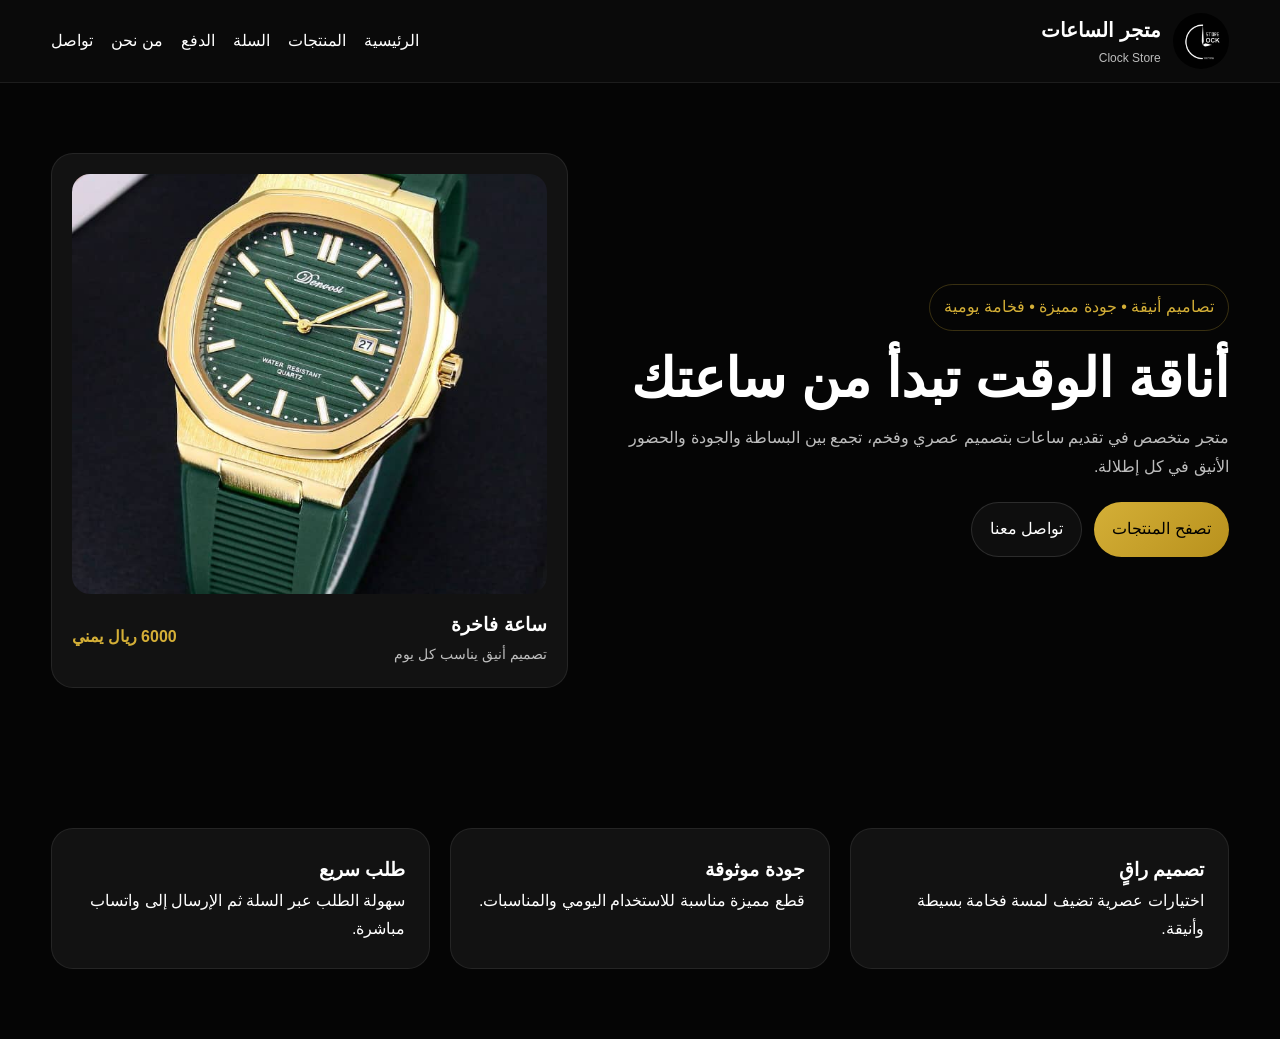
<file: index.html>
<!DOCTYPE html>
<html lang="ar" dir="rtl">
<head>
  <meta charset="UTF-8" />
  <meta name="viewport" content="width=device-width, initial-scale=1.0" />
  <title>متجر الساعات</title>
  <link rel="stylesheet" href="style.css" />
</head>
<body>
  <header class="site-header">
    <div class="container nav">
      <div class="brand">
        <img src="logo.jpg" alt="شعار متجر الساعات" />
        <div>
          <h1>متجر الساعات</h1>
          <p>Clock Store</p>
        </div>
      </div>

      <nav class="menu">
        <a href="index.html">الرئيسية</a>
        <a href="products.html">المنتجات</a>
        <a href="cart.html">السلة</a>
        <a href="checkout.html">الدفع</a>
        <a href="about.html">من نحن</a>
        <a href="contact.html">تواصل</a>
      </nav>
    </div>
  </header>

  <main>
    <section class="hero">
      <div class="container hero-grid">
        <div class="hero-text">
          <span class="tag">تصاميم أنيقة • جودة مميزة • فخامة يومية</span>
          <h2>أناقة الوقت تبدأ من ساعتك</h2>
          <p>
            متجر متخصص في تقديم ساعات بتصميم عصري وفخم، تجمع بين البساطة والجودة
            والحضور الأنيق في كل إطلالة.
          </p>
          <div class="hero-actions">
            <a class="btn gold" href="products.html">تصفح المنتجات</a>
            <a class="btn ghost" href="contact.html">تواصل معنا</a>
          </div>
        </div>

        <div class="hero-card">
          <img src="78b68839-b8e0-4da5-a7bd-95faeadf9ba2.JPG" alt="ساعة فاخرة" />
          <div class="hero-info">
            <div>
              <h3>ساعة فاخرة</h3>
              <p>تصميم أنيق يناسب كل يوم</p>
            </div>
            <strong>6000 ريال يمني</strong>
          </div>
        </div>
      </div>
    </section>

    <section class="section">
      <div class="container cards-3">
        <div class="info-card">
          <h3>تصميم راقٍ</h3>
          <p>اختيارات عصرية تضيف لمسة فخامة بسيطة وأنيقة.</p>
        </div>
        <div class="info-card">
          <h3>جودة موثوقة</h3>
          <p>قطع مميزة مناسبة للاستخدام اليومي والمناسبات.</p>
        </div>
        <div class="info-card">
          <h3>طلب سريع</h3>
          <p>سهولة الطلب عبر السلة ثم الإرسال إلى واتساب مباشرة.</p>
        </div>
      </div>
    </section>
  </main>

  <script src="script.js"></script>
</body>
</html>
</file>
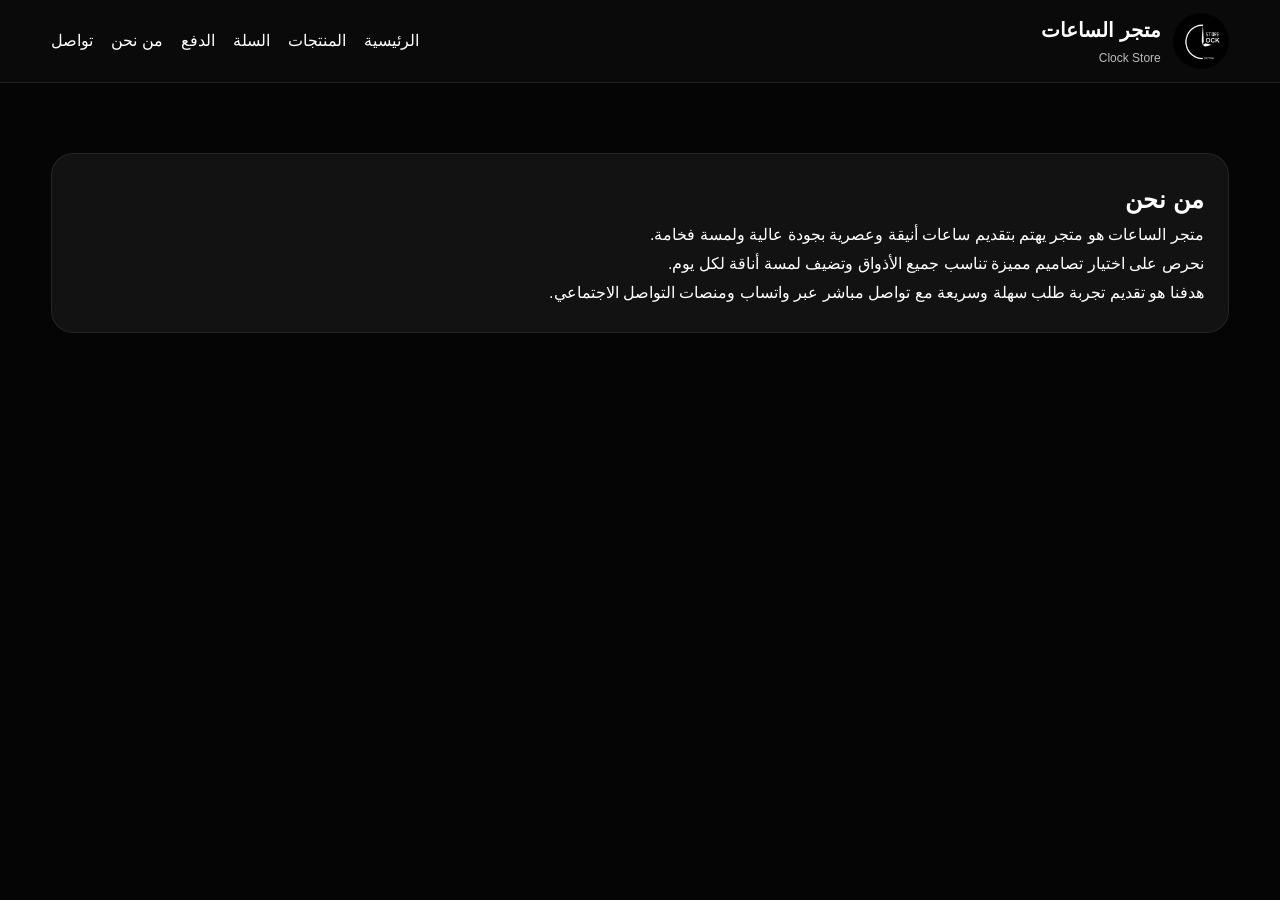
<file: about.html>
<!DOCTYPE html>
<html lang="ar" dir="rtl">
<head>
  <meta charset="UTF-8" />
  <meta name="viewport" content="width=device-width, initial-scale=1.0" />
  <title>من نحن - متجر الساعات</title>
  <link rel="stylesheet" href="style.css" />
</head>
<body>
  <header class="site-header">
    <div class="container nav">
      <div class="brand">
        <img src="logo.jpg" alt="شعار متجر الساعات" />
        <div>
          <h1>متجر الساعات</h1>
          <p>Clock Store</p>
        </div>
      </div>

      <nav class="menu">
        <a href="index.html">الرئيسية</a>
        <a href="products.html">المنتجات</a>
        <a href="cart.html">السلة</a>
        <a href="checkout.html">الدفع</a>
        <a href="about.html">من نحن</a>
        <a href="contact.html">تواصل</a>
      </nav>
    </div>
  </header>

  <main class="section">
    <div class="container single-box">
      <h2>من نحن</h2>
      <p>
        متجر الساعات هو متجر يهتم بتقديم ساعات أنيقة وعصرية بجودة عالية ولمسة فخامة.
      </p>
      <p>
        نحرص على اختيار تصاميم مميزة تناسب جميع الأذواق وتضيف لمسة أناقة لكل يوم.
      </p>
      <p>
        هدفنا هو تقديم تجربة طلب سهلة وسريعة مع تواصل مباشر عبر واتساب ومنصات التواصل الاجتماعي.
      </p>
    </div>
  </main>

  <script src="script.js"></script>
</body>
</html>
</file>
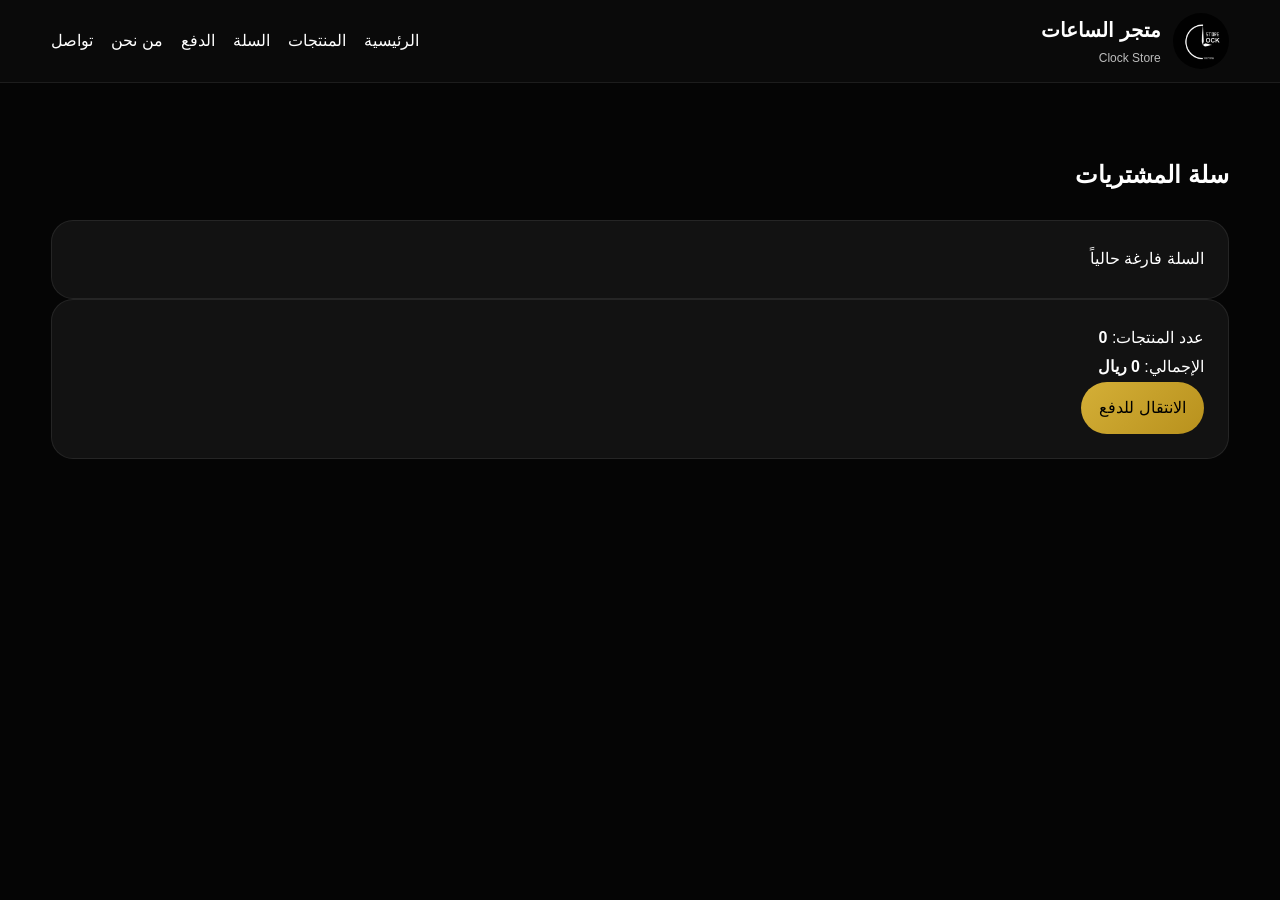
<file: cart.html>
<!DOCTYPE html>
<html lang="ar" dir="rtl">
<head>
    <meta charset="UTF-8" />
    <meta name="viewport" content="width=device-width, initial-scale=1.0" />
    <title>السلة - متجر الساعات</title>
    <link rel="stylesheet" href="style.css" />
</head>
<body onload="renderCartPage()">
    <header class="site-header">
        <div class="container nav">
            <div class="brand">
                <img src="logo.jpg" alt="شعار متجر الساعات" />
                <div>
                    <h1>متجر الساعات</h1>
                    <p>Clock Store</p>
                </div>
            </div>

            <nav class="menu">
                <a href="index.html">الرئيسية</a>
                <a href="products.html">المنتجات</a>
                <a href="cart.html">السلة</a>
                <a href="checkout.html">الدفع</a>
                <a href="about.html">من نحن</a>
                <a href="contact.html">تواصل</a>
            </nav>
        </div>
    </header>

    <main class="section">
        <div class="container">
            <div class="page-head">
                <h2>سلة المشتريات</h2>
            </div>

            <div id="cartItems"></div>

            <div class="cart-summary-box">
                <p>عدد المنتجات: <strong id="cartCount">0</strong></p>
                <p>الإجمالي: <strong id="cartTotal">0 ريال</strong></p>
                <a href="checkout.html" class="btn gold">الانتقال للدفع</a>
            </div>
        </div>
    </main>

    <script src="script.js"></script>
</body>
</html>
</file>
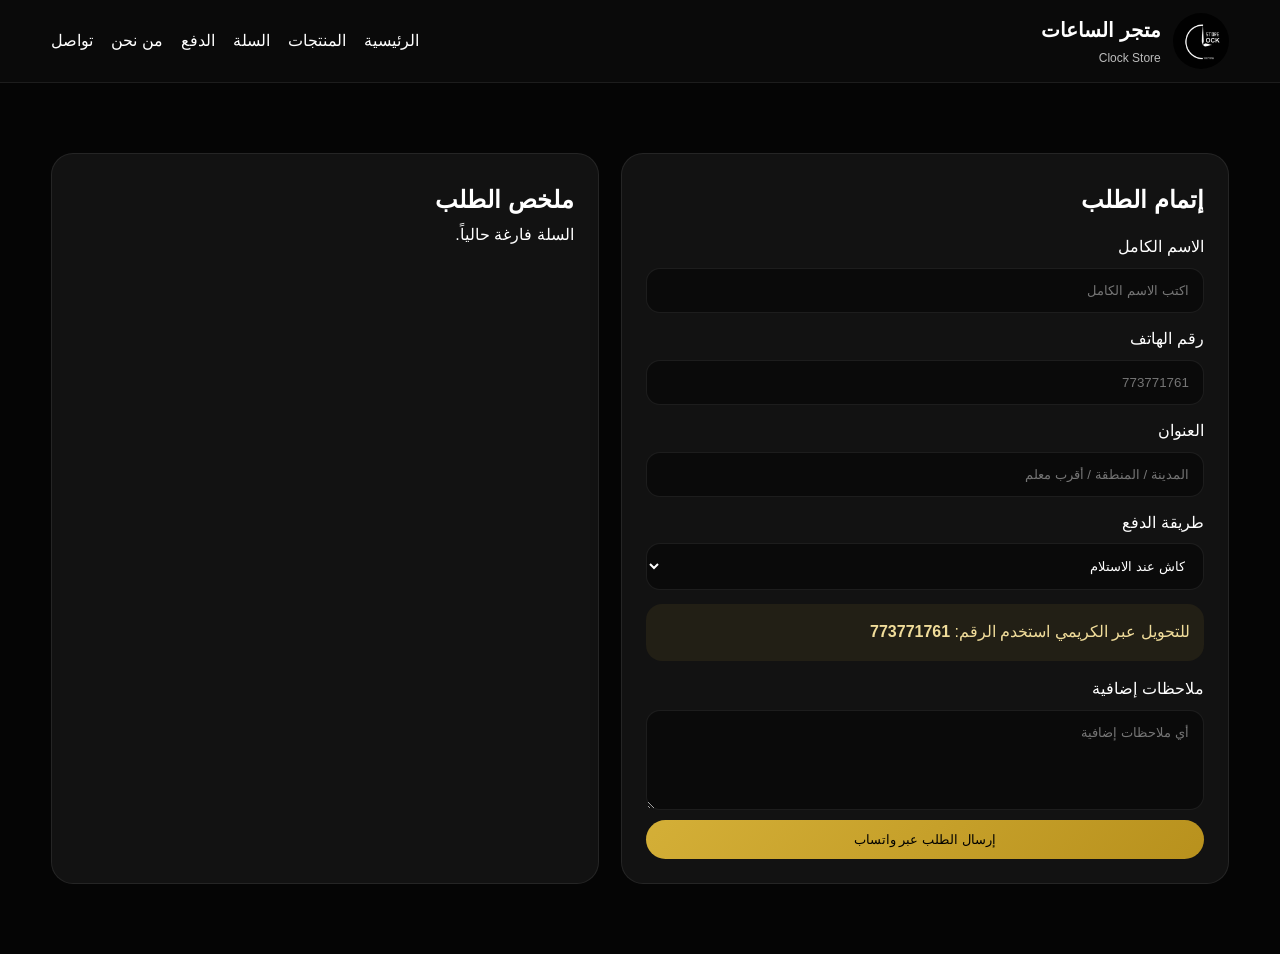
<file: checkout.html>
<!DOCTYPE html>
<html lang="ar" dir="rtl">
<head>
  <meta charset="UTF-8" />
  <meta name="viewport" content="width=device-width, initial-scale=1.0" />
  <title>الدفع - متجر الساعات</title>
  <link rel="stylesheet" href="style.css" />
</head>
<body onload="renderCheckoutSummary()">
  <header class="site-header">
    <div class="container nav">
      <div class="brand">
        <img src="logo.jpg" alt="شعار متجر الساعات" />
        <div>
          <h1>متجر الساعات</h1>
          <p>Clock Store</p>
        </div>
      </div>

      <nav class="menu">
        <a href="index.html">الرئيسية</a>
        <a href="products.html">المنتجات</a>
        <a href="cart.html">السلة</a>
        <a href="checkout.html">الدفع</a>
        <a href="about.html">من نحن</a>
        <a href="contact.html">تواصل</a>
      </nav>
    </div>
  </header>

  <main class="section">
    <div class="container checkout-grid">
      <div class="checkout-card">
        <h2>إتمام الطلب</h2>

        <label>الاسم الكامل</label>
        <input id="customerName" type="text" placeholder="اكتب الاسم الكامل" />

        <label>رقم الهاتف</label>
        <input id="customerPhone" type="text" placeholder="773771761" />

        <label>العنوان</label>
        <input id="customerAddress" type="text" placeholder="المدينة / المنطقة / أقرب معلم" />

        <label>طريقة الدفع</label>
        <select id="paymentMethod">
          <option>كاش عند الاستلام</option>
          <option>تحويل عبر الكريمي</option>
        </select>

        <div class="note-box">
          للتحويل عبر الكريمي استخدم الرقم:
          <strong>773771761</strong>
        </div>

        <label>ملاحظات إضافية</label>
        <textarea id="customerNotes" placeholder="أي ملاحظات إضافية"></textarea>

        <button class="btn gold full" onclick="sendOrderWhatsApp()">إرسال الطلب عبر واتساب</button>
      </div>

      <div class="checkout-card">
        <h2>ملخص الطلب</h2>
        <div id="checkoutSummary"></div>
      </div>
    </div>
  </main>

  <script src="script.js"></script>
</body>
</html>
</file>
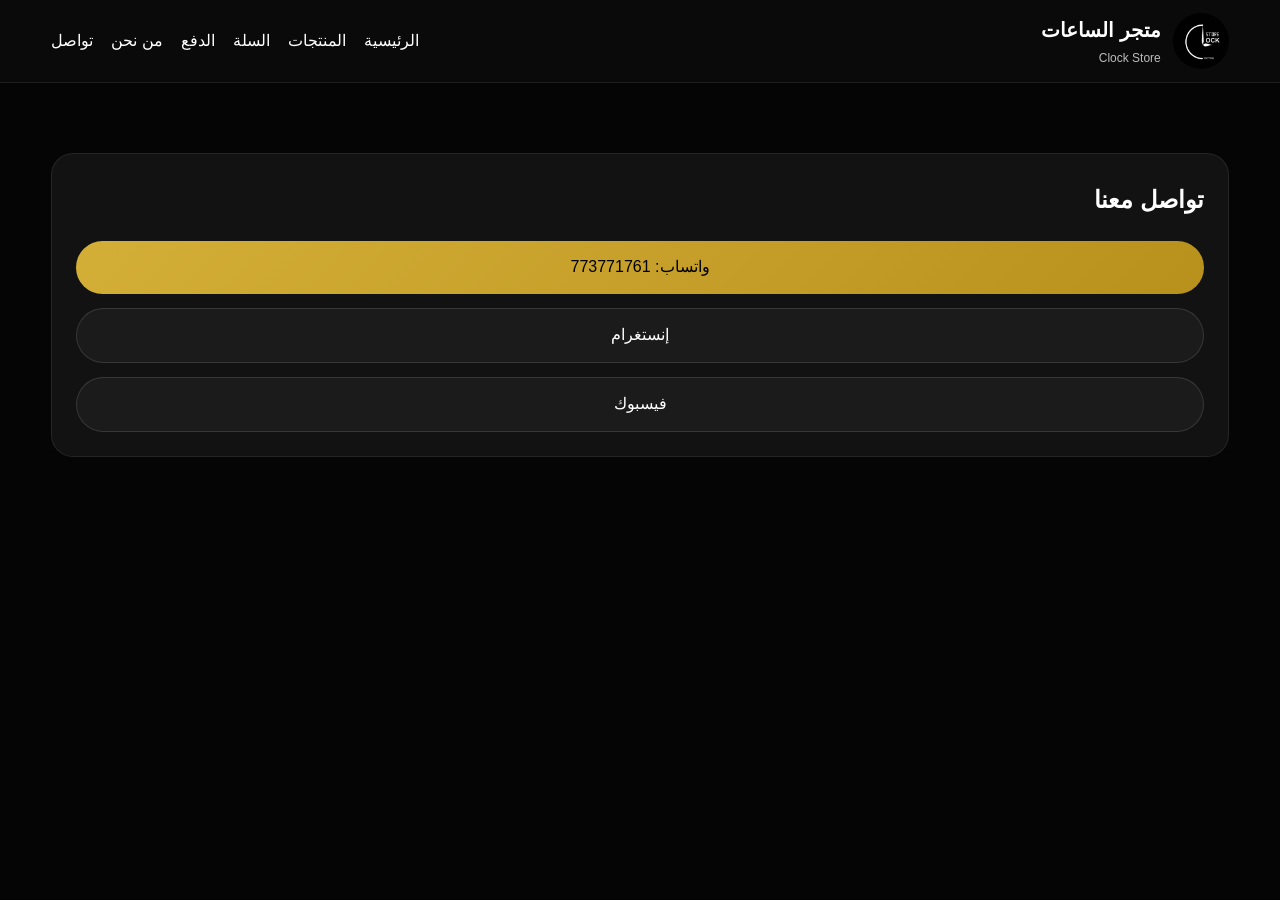
<file: contact.html>
<!DOCTYPE html>
<html lang="ar" dir="rtl">
<head>
    <meta charset="UTF-8" />
    <meta name="viewport" content="width=device-width, initial-scale=1.0" />
    <title>تواصل معنا - متجر الساعات</title>
    <link rel="stylesheet" href="style.css" />
</head>
<body>
    <header class="site-header">
        <div class="container nav">
            <div class="brand">
                <img src="logo.jpg" alt="شعار متجر الساعات" />
                <div>
                    <h1>متجر الساعات</h1>
                    <p>Clock Store</p>
                </div>
            </div>

            <nav class="menu">
                <a href="index.html">الرئيسية</a>
                <a href="products.html">المنتجات</a>
                <a href="cart.html">السلة</a>
                <a href="checkout.html">الدفع</a>
                <a href="about.html">من نحن</a>
                <a href="contact.html">تواصل</a>
            </nav>
        </div>
    </header>

    <main class="section">
        <div class="container single-box">
            <h2>تواصل معنا</h2>

            <div class="contact-links">
                <a class="btn gold full" href="https://wa.me/967773771761?text=%D9%85%D8%B1%D8%AD%D8%A8%D8%A7%D9%8B%D8%8C%20%D8%A3%D8%B1%D9%8A%D8%AF%20%D8%A7%D9%84%D8%A7%D8%B3%D8%AA%D9%81%D8%B3%D8%A7%D8%B1%20%D8%B9%D9%86%20%D8%A7%D9%84%D8%B3%D8%A7%D8%B9%D8%A7%D8%AA" target="_blank">
                    واتساب: 773771761
                </a>

                <a class="btn ghost full" href="https://www.instagram.com/cloc505?utm_source=qr&igsh=amlyNWV0aXB6b3R5" target="_blank">
                    إنستغرام
                </a>

                <a class="btn ghost full" href="https://www.facebook.com/people/%D9%83%D9%84%D9%88%D9%83-%D8%B3%D8%AA%D9%88%D8%B1-Clock-Store/61575536825352/?rdid=w8cPMGFxppr35q6D&share_url=https%3A%2F%2Fwww.facebook.com%2Fshare%2F1bq9ZjxRaM%2F%3Fref%3D2%26hpir%3D1%26http_ref%3DeyJ0cyI6MTc3NTcxMDc1NDAwMCwiciI6IiJ9&http_ref=eyJ0cyI6MTc3NTcxMDc1NDAwMCwiciI6IiJ9" target="_blank">
                    فيسبوك
                </a>
            </div>
        </div>
    </main>

    <script src="script.js"></script>
</body>
</html>
</file>
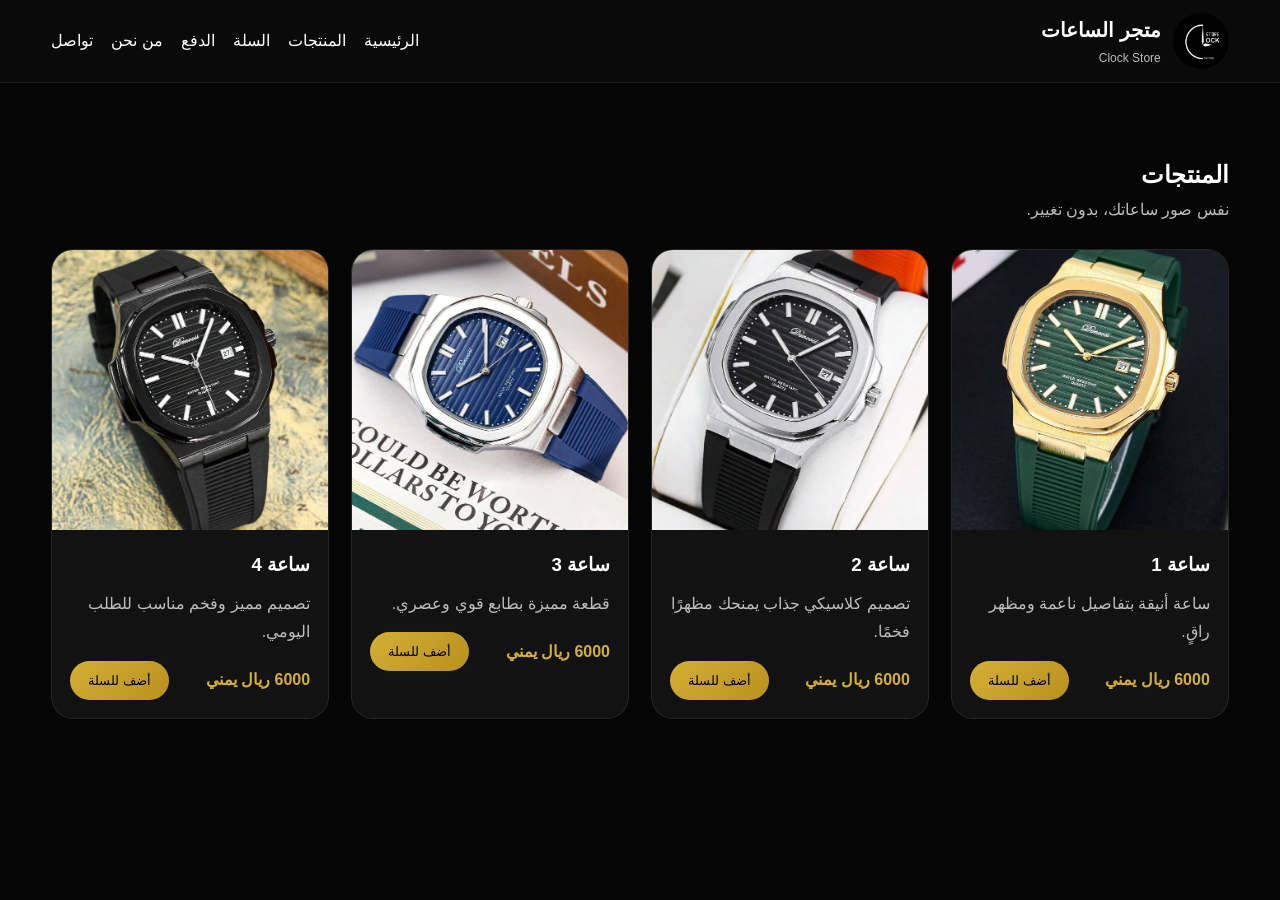
<file: products.html>
<!DOCTYPE html>
<html lang="ar" dir="rtl">
<head>
  <meta charset="UTF-8" />
  <meta name="viewport" content="width=device-width, initial-scale=1.0" />
  <title>المنتجات - متجر الساعات</title>
  <link rel="stylesheet" href="style.css" />
</head>
<body>
  <header class="site-header">
    <div class="container nav">
      <div class="brand">
        <img src="logo.jpg" alt="شعار متجر الساعات" />
        <div>
          <h1>متجر الساعات</h1>
          <p>Clock Store</p>
        </div>
      </div>

      <nav class="menu">
        <a href="index.html">الرئيسية</a>
        <a href="products.html">المنتجات</a>
        <a href="cart.html">السلة</a>
        <a href="checkout.html">الدفع</a>
        <a href="about.html">من نحن</a>
        <a href="contact.html">تواصل</a>
      </nav>
    </div>
  </header>

  <main class="section">
    <div class="container">
      <div class="page-head">
        <h2>المنتجات</h2>
        <p>نفس صور ساعاتك، بدون تغيير.</p>
      </div>

      <div class="products-grid">
        <div class="product-card">
          <img src="78b68839-b8e0-4da5-a7bd-95faeadf9ba2.JPG" alt="ساعة 1" />
          <div class="product-body">
            <h3>ساعة 1</h3>
            <p>ساعة أنيقة بتفاصيل ناعمة ومظهر راقٍ.</p>
            <div class="product-bottom">
              <span>6000 ريال يمني</span>
              <button class="btn gold" onclick="addToCart('ساعة 1','6000 ريال يمني','78b68839-b8e0-4da5-a7bd-95faeadf9ba2.JPG')">أضف للسلة</button>
            </div>
          </div>
        </div>

        <div class="product-card">
          <img src="d057ed7d-a2bf-46b1-b228-88ad79d1ef4c.JPG" alt="ساعة 2" />
          <div class="product-body">
            <h3>ساعة 2</h3>
            <p>تصميم كلاسيكي جذاب يمنحك مظهرًا فخمًا.</p>
            <div class="product-bottom">
              <span>6000 ريال يمني</span>
              <button class="btn gold" onclick="addToCart('ساعة 2','6000 ريال يمني','d057ed7d-a2bf-46b1-b228-88ad79d1ef4c.JPG')">أضف للسلة</button>
            </div>
          </div>
        </div>

        <div class="product-card">
          <img src="a2a1fb22-3c72-40a5-9824-00425e84ece4.JPG" alt="ساعة 3" />
          <div class="product-body">
            <h3>ساعة 3</h3>
            <p>قطعة مميزة بطابع قوي وعصري.</p>
            <div class="product-bottom">
              <span>6000 ريال يمني</span>
              <button class="btn gold" onclick="addToCart('ساعة 3','6000 ريال يمني','a2a1fb22-3c72-40a5-9824-00425e84ece4.JPG')">أضف للسلة</button>
            </div>
          </div>
        </div>

        <div class="product-card">
          <img src="107e55ac-e514-44a4-b7a2-0cc8774f4386.JPG" alt="ساعة 4" />
          <div class="product-body">
            <h3>ساعة 4</h3>
            <p>تصميم مميز وفخم مناسب للطلب اليومي.</p>
            <div class="product-bottom">
              <span>6000 ريال يمني</span>
              <button class="btn gold" onclick="addToCart('ساعة 4','6000 ريال يمني','107e55ac-e514-44a4-b7a2-0cc8774f4386.JPG')">أضف للسلة</button>
            </div>
          </div>
        </div>
      </div>
    </div>
  </main>

  <script src="script.js"></script>
</body>
</html>
</file>
<file: style.css>
:root{
  --bg:#050505;
  --card:#121212;
  --text:#ffffff;
  --muted:#bdbdbd;
  --gold:#d4af37;
  --gold2:#b8911d;
  --line:rgba(255,255,255,.08);
}

*{
  box-sizing:border-box;
  margin:0;
  padding:0;
  font-family:Arial,sans-serif;
}

body{
  background:var(--bg);
  color:var(--text);
  line-height:1.8;
}

img{
  max-width:100%;
  display:block;
}

a{
  text-decoration:none;
}

.container{
  width:min(1180px,92%);
  margin:auto;
}

.site-header{
  border-bottom:1px solid var(--line);
  background:#0a0a0a;
}

.nav{
  min-height:82px;
  display:flex;
  align-items:center;
  justify-content:space-between;
  gap:20px;
  flex-wrap:wrap;
}

.brand{
  display:flex;
  align-items:center;
  gap:12px;
}

.brand img{
  width:56px;
  height:56px;
  object-fit:cover;
  border-radius:50%;
}

.brand h1{
  font-size:20px;
}

.brand p{
  font-size:12px;
  color:var(--muted);
}

.menu{
  display:flex;
  gap:18px;
  flex-wrap:wrap;
}

.menu a{
  color:#fff;
}

.menu a:hover{
  color:var(--gold);
}

.hero{
  padding:70px 0;
}

.hero-grid{
  display:grid;
  grid-template-columns:1.1fr .9fr;
  gap:30px;
  align-items:center;
}

.hero-text .tag{
  display:inline-block;
  color:var(--gold);
  border:1px solid rgba(212,175,55,.25);
  padding:8px 14px;
  border-radius:999px;
  margin-bottom:18px;
}

.hero-text h2{
  font-size:54px;
  line-height:1.1;
  margin-bottom:16px;
}

.hero-text p{
  color:var(--muted);
  margin-bottom:20px;
}

.hero-actions{
  display:flex;
  gap:12px;
  flex-wrap:wrap;
}

.hero-card,
.info-card,
.product-card,
.single-box,
.checkout-card,
.cart-summary-box{
  background:var(--card);
  border:1px solid var(--line);
  border-radius:22px;
}

.hero-card{
  padding:20px;
}

.hero-card img{
  height:420px;
  width:100%;
  object-fit:cover;
  border-radius:18px;
}

.hero-info{
  margin-top:14px;
  display:flex;
  justify-content:space-between;
  gap:10px;
  align-items:center;
}

.hero-info p{
  color:var(--muted);
  font-size:14px;
}

.hero-info strong{
  color:var(--gold);
}

.section{
  padding:70px 0;
}

.cards-3{
  display:grid;
  grid-template-columns:repeat(3,1fr);
  gap:20px;
}

.info-card{
  padding:24px;
}

.page-head{
  margin-bottom:24px;
}

.page-head p{
  color:var(--muted);
}

.products-grid{
  display:grid;
  grid-template-columns:repeat(4,1fr);
  gap:22px;
}

.product-card{
  overflow:hidden;
}

.product-card img{
  width:100%;
  height:280px;
  object-fit:cover;
}

.product-body{
  padding:18px;
}

.product-body p{
  color:var(--muted);
  margin:8px 0 14px;
}

.product-bottom{
  display:flex;
  justify-content:space-between;
  align-items:center;
  gap:10px;
  flex-wrap:wrap;
}

.product-bottom span{
  color:var(--gold);
  font-weight:bold;
}

.btn{
  border:none;
  padding:12px 18px;
  border-radius:999px;
  cursor:pointer;
  display:inline-flex;
  align-items:center;
  justify-content:center;
}

.btn.gold{
  background:linear-gradient(135deg,var(--gold),var(--gold2));
  color:#000;
}

.btn.ghost{
  background:rgba(255,255,255,.04);
  color:#fff;
  border:1px solid rgba(255,255,255,.12);
}

.full{
  width:100%;
}

.single-box,
.checkout-card,
.cart-summary-box{
  padding:24px;
}

.contact-links{
  display:grid;
  gap:14px;
  margin-top:20px;
}

.checkout-grid{
  display:grid;
  grid-template-columns:1fr .9fr;
  gap:22px;
}

.checkout-card label{
  display:block;
  margin:12px 0 6px;
}

.checkout-card input,
.checkout-card select,
.checkout-card textarea{
  width:100%;
  background:#0a0a0a;
  color:#fff;
  border:1px solid var(--line);
  border-radius:14px;
  padding:14px;
}

.checkout-card textarea{
  min-height:100px;
  resize:vertical;
}

.note-box{
  margin:14px 0;
  padding:14px;
  border-radius:16px;
  background:rgba(212,175,55,.08);
  color:#f0dc9a;
}

.cart-item-row{
  display:grid;
  grid-template-columns:80px 1fr auto;
  gap:14px;
  align-items:center;
  padding:12px;
  border:1px solid var(--line);
  border-radius:18px;
  margin-bottom:14px;
  background:#101010;
}

.cart-item-row img{
  width:80px;
  height:80px;
  object-fit:cover;
  border-radius:14px;
}

.cart-item-row h4{
  margin-bottom:4px;
}

.cart-item-row p{
  color:var(--gold);
  font-size:14px;
}

.cart-controls{
  display:flex;
  gap:8px;
  align-items:center;
  margin-top:8px;
}

.qty-btn,
.remove-btn{
  border:none;
  cursor:pointer;
  border-radius:999px;
  padding:8px 10px;
}

.qty-btn{
  background:#222;
  color:#fff;
}

.remove-btn{
  background:#431818;
  color:#fff;
}

.summary-line{
  display:flex;
  justify-content:space-between;
  margin-bottom:10px;
}

.summary-line strong{
  color:var(--gold);
}

@media (max-width: 1000px){
  .products-grid{
    grid-template-columns:repeat(2,1fr);
  }
  .cards-3,
  .checkout-grid,
  .hero-grid{
    grid-template-columns:1fr;
  }
}

@media (max-width: 700px){
  .menu{
    width:100%;
    justify-content:center;
  }

  .hero-text h2{
    font-size:34px;
  }

  .products-grid{
    grid-template-columns:1fr;
  }

  .product-bottom,
  .hero-actions{
    flex-direction:column;
    align-items:stretch;
  }

  .btn{
    width:100%;
  }

  .cart-item-row{
    grid-template-columns:1fr;
    text-align:center;
  }

  .cart-item-row img{
    margin:auto;
  }
}
</file>
